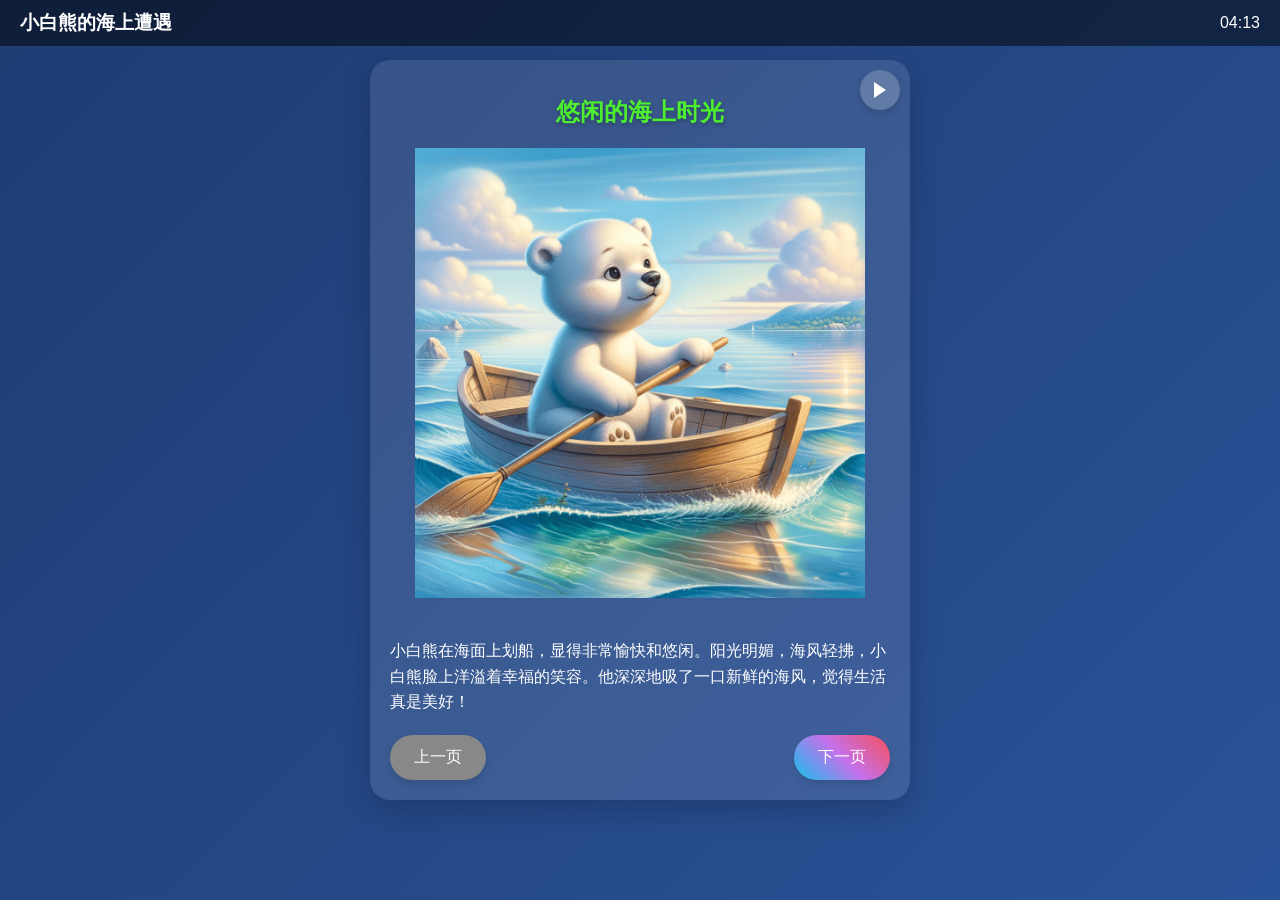
<file: index.html>
<!DOCTYPE html>
<html lang="zh">
<head>
    <meta charset="UTF-8">
    <meta name="viewport" content="width=device-width, initial-scale=1.0">
    <title>小白熊的海上遭遇</title>
    <link rel="stylesheet" href="css/style.css">
</head>
<body>
    <div class="status-bar">
        <div class="logo">小白熊的海上遭遇</div>
        <div class="time" id="current-time"></div>
    </div>
    <div class="book">
        <div id="page1" class="page active">
            <h1>悠闲的海上时光</h1>
            <button class="play-button" onclick="toggleSpeech(1)"></button>
            <img src="images/pic1.png" alt="小白熊在海面划船" class="story-image">
            <p>小白熊在海面上划船，显得非常愉快和悠闲。阳光明媚，海风轻拂，小白熊脸上洋溢着幸福的笑容。他深深地吸了一口新鲜的海风，觉得生活真是美好！</p>
            <div class="navigation">
                <button onclick="changePage(-1)" disabled>上一页</button>
                <button onclick="changePage(1)">下一页</button>
            </div>
        </div>

        <div id="page2" class="page">
            <h1>神秘的鲨鱼鳍</h1>
            <button class="play-button" onclick="toggleSpeech(2)"></button>
            <img src="images/pic2.png" alt="小白熊发现海面出现鲨鱼鳍" class="story-image">
            <p>突然，小白熊发现海面上出现了鲨鱼鳍！他顿时紧张起来，心跳加速。小白熊紧紧抓住船沿，警惕地观察着周围的情况，不知道接下来会发生什么。</p>
            <div class="navigation">
                <button onclick="changePage(-1)">上一页</button>
                <button onclick="changePage(1)">下一页</button>
            </div>
        </div>

        <div id="page3" class="page">
            <h1>恐慌的时刻</h1>
            <button class="play-button" onclick="toggleSpeech(3)"></button>
            <img src="images/pic3.png" alt="鲨鱼鳍绕着小船打圈圈" class="story-image">
            <p>鲨鱼鳍开始绕着小船打圈圈，小白熊越来越害怕。他的心跳得更快了，手心冒汗，不知道该如何是好，只能默默祈祷着能够平安无事。</p>
            <div class="navigation">
                <button onclick="changePage(-1)">上一页</button>
                <button onclick="changePage(1)">下一页</button>
            </div>
        </div>

        <div id="page4" class="page">
            <h1>意外的惊喜</h1>
            <button class="play-button" onclick="toggleSpeech(4)"></button>
            <img src="images/pic4.png" alt="鲨鱼志愿者和小白熊握手" class="story-image">
            <p>原来这位鲨鱼在收集海里的垃圾，边游边用网兜捞起各种破烂东西。“环保志愿者”鲨鱼微微一笑，小白熊也松了口气，虚惊一场。</p>
            <div class="navigation">
                <button onclick="changePage(-1)">上一页</button>
                <button onclick="changePage(1)" disabled>下一页</button>
            </div>
        </div>
    </div>

    <script src="js/main.js"></script>
</body>
</html>
</file>
<file: css/style.css>
body, html {
    margin: 0;
    padding: 0;
    font-family: 'Helvetica Neue', Arial, sans-serif;
    background: linear-gradient(135deg, #1e3c72 0%, #2a5298 100%);
    height: 100%;
    color: white;
    overflow-y: auto; /* 允许垂直滚动 */
}
.book {
    width: 100%;
    min-height: 100%;
    display: flex;
    flex-direction: column;
    align-items: center;
    justify-content: flex-start; /* 改为从顶部开始 */
    padding: 60px 20px 20px; /* 增加顶部内边距，为状态栏留出空间 */
    box-sizing: border-box;
}
.page {
    width: 100%;
    max-width: 500px;
    background-color: rgba(255, 255, 255, 0.1);
    border-radius: 20px;
    padding: 20px;
    display: none;
    box-shadow: 0 10px 30px rgba(0,0,0,0.2);
    position: relative;
    margin-bottom: 20px; /* 添加底部边距 */
}
.page.active {
    display: block;
}
h1 {
    color: #4ded30;
    text-align: center;
    font-size: 1.5em;
    margin-bottom: 20px;
    text-shadow: 0 2px 4px rgba(0,0,0,0.3);
}
.story-image {
    width: 100%;
    height: auto; /* 让高度自动调整 */
    max-height: 50vh; /* 最大高度为视口高度的50% */
    object-fit: contain; /* 保持图片比例 */
    margin-bottom: 20px;
    border-radius: 10px;
}
p {
    font-size: 1em;
    line-height: 1.6;
    margin-bottom: 20px;
}
.navigation {
    display: flex;
    justify-content: space-between;
    margin-top: 20px;
}
button {
    background: linear-gradient(45deg, #12c2e9, #c471ed, #f64f59);
    color: white;
    border: none;
    padding: 12px 24px;
    font-size: 1em;
    border-radius: 25px;
    cursor: pointer;
    transition: transform 0.3s, box-shadow 0.3s;
    box-shadow: 0 4px 6px rgba(0,0,0,0.1);
}
button:hover {
    transform: translateY(-2px);
    box-shadow: 0 6px 8px rgba(0,0,0,0.2);
}
button:disabled {
    background: #888;
    cursor: not-allowed;
}
.status-bar {
    position: fixed;
    top: 0;
    left: 0;
    right: 0;
    padding: 10px 20px;
    background-color: rgba(0, 0, 0, 0.5);
    display: flex;
    justify-content: space-between;
    align-items: center;
    z-index: 1000; /* 确保状态栏在最上层 */
}
.logo {
    font-weight: bold;
    font-size: 1.2em;
}
.time {
    font-size: 1em;
}
.play-button {
    position: absolute;
    top: 10px;
    right: 10px;
    width: 40px;
    height: 40px;
    border-radius: 50%;
    padding: 0;
    display: flex;
    align-items: center;
    justify-content: center;
    background: rgba(255, 255, 255, 0.2);
    border: none;
    cursor: pointer;
}
.play-button:hover {
    background: rgba(255, 255, 255, 0.3);
}
.play-button::before {
    content: '';
    display: block;
    width: 0;
    height: 0;
    border-style: solid;
    border-width: 8px 0 8px 12px;
    border-color: transparent transparent transparent white;
}
.play-button.paused::before {
    width: 12px;
    height: 14px;
    border-style: double;
    border-width: 0 0 0 12px;
    border-color: white;
}

@media (max-width: 600px) {
    .book {
        padding-top: 80px; /* 在小屏幕上增加更多顶部内边距 */
    }
    h1 {
        font-size: 1.2em;
    }
    p {
        font-size: 0.9em;
    }
    .story-image {
        max-height: 40vh; /* 在小屏幕上减小最大高度 */
    }
}
</file>
<file: FARABOOK-1/css/style.css>
body, html {
    margin: 0;
    padding: 0;
    font-family: 'Helvetica Neue', Arial, sans-serif;
    background: linear-gradient(135deg, #1e3c72 0%, #2a5298 100%);
    height: 100%;
    color: white;
    overflow-y: auto; /* 允许垂直滚动 */
}
.book {
    width: 100%;
    min-height: 100%;
    display: flex;
    flex-direction: column;
    align-items: center;
    justify-content: flex-start; /* 改为从顶部开始 */
    padding: 60px 20px 20px; /* 增加顶部内边距，为状态栏留出空间 */
    box-sizing: border-box;
}
.page {
    width: 100%;
    max-width: 500px;
    background-color: rgba(255, 255, 255, 0.1);
    border-radius: 20px;
    padding: 20px;
    display: none;
    box-shadow: 0 10px 30px rgba(0,0,0,0.2);
    position: relative;
    margin-bottom: 20px; /* 添加底部边距 */
}
.page.active {
    display: block;
}
h1 {
    color: #4ded30;
    text-align: center;
    font-size: 1.5em;
    margin-bottom: 20px;
    text-shadow: 0 2px 4px rgba(0,0,0,0.3);
}
.story-image {
    width: 100%;
    height: auto; /* 让高度自动调整 */
    max-height: 50vh; /* 最大高度为视口高度的50% */
    object-fit: contain; /* 保持图片比例 */
    margin-bottom: 20px;
    border-radius: 10px;
}
p {
    font-size: 1em;
    line-height: 1.6;
    margin-bottom: 20px;
}
.navigation {
    display: flex;
    justify-content: space-between;
    margin-top: 20px;
}
button {
    background: linear-gradient(45deg, #12c2e9, #c471ed, #f64f59);
    color: white;
    border: none;
    padding: 12px 24px;
    font-size: 1em;
    border-radius: 25px;
    cursor: pointer;
    transition: transform 0.3s, box-shadow 0.3s;
    box-shadow: 0 4px 6px rgba(0,0,0,0.1);
}
button:hover {
    transform: translateY(-2px);
    box-shadow: 0 6px 8px rgba(0,0,0,0.2);
}
button:disabled {
    background: #888;
    cursor: not-allowed;
}
.status-bar {
    position: fixed;
    top: 0;
    left: 0;
    right: 0;
    padding: 10px 20px;
    background-color: rgba(0, 0, 0, 0.5);
    display: flex;
    justify-content: space-between;
    align-items: center;
    z-index: 1000; /* 确保状态栏在最上层 */
}
.logo {
    font-weight: bold;
    font-size: 1.2em;
}
.time {
    font-size: 1em;
}
.play-button {
    position: absolute;
    top: 10px;
    right: 10px;
    width: 40px;
    height: 40px;
    border-radius: 50%;
    padding: 0;
    display: flex;
    align-items: center;
    justify-content: center;
    background: rgba(255, 255, 255, 0.2);
    border: none;
    cursor: pointer;
}
.play-button:hover {
    background: rgba(255, 255, 255, 0.3);
}
.play-button::before {
    content: '';
    display: block;
    width: 0;
    height: 0;
    border-style: solid;
    border-width: 8px 0 8px 12px;
    border-color: transparent transparent transparent white;
}
.play-button.paused::before {
    width: 12px;
    height: 14px;
    border-style: double;
    border-width: 0 0 0 12px;
    border-color: white;
}

@media (max-width: 600px) {
    .book {
        padding-top: 80px; /* 在小屏幕上增加更多顶部内边距 */
    }
    h1 {
        font-size: 1.2em;
    }
    p {
        font-size: 0.9em;
    }
    .story-image {
        max-height: 40vh; /* 在小屏幕上减小最大高度 */
    }
}
</file>
